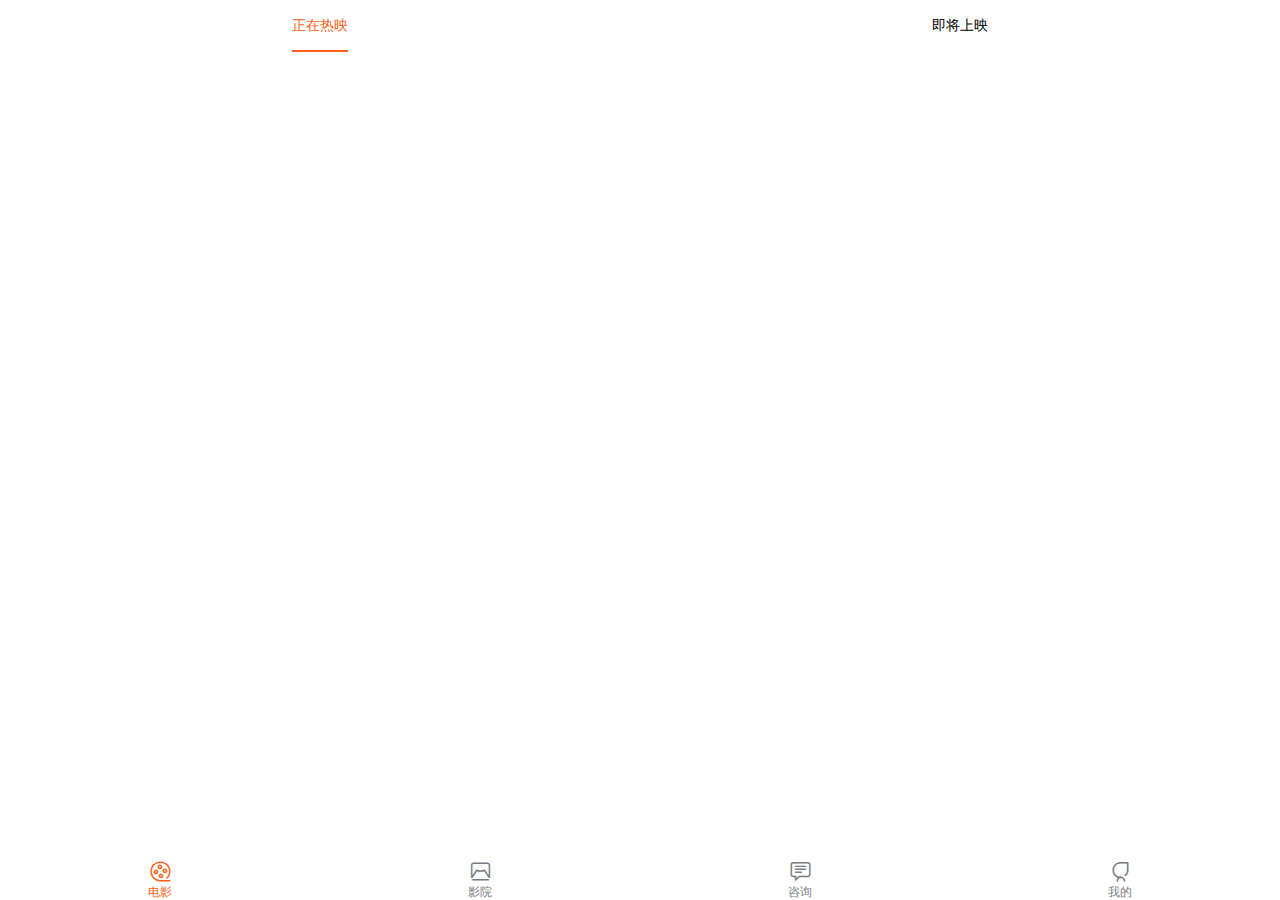
<file: index.html>
<!DOCTYPE html><html lang=""><head><meta charset="utf-8"><meta http-equiv="X-UA-Compatible" content="IE=edge"><meta name="viewport" content="width=device-width,initial-scale=1"><link rel="icon" href="favicon.ico"><title>myapp</title><style>body {
      margin: 0px;
      padding: 0px;
      /* font: 12px/1.5 Tahoma, Helvetica, Arial, sans-serif;
      font-family: Microsoft YaHei, Tahoma, Helvetica, Arial, sans-serif; */
    }

    body, button, input, select, table, textarea {
      border: 0;
      margin: 0;
      padding: 0;
      /* font: 12px/1.5 Tahoma, Helvetica, Arial, sans-serif;
      font-family: Microsoft YaHei,Tahoma,Helvetica,Arial,sans-serif; */
    }
    input{  background: none;
	             outline: none;
	             border: none;}</style><link href="js/app.6768bc86.js" rel="preload" as="script"><link href="js/chunk-vendors.63959cc6.js" rel="preload" as="script"></head><body><noscript><strong>We're sorry but myapp doesn't work properly without JavaScript enabled. Please enable it to continue.</strong></noscript><div id="app"></div><script src="js/chunk-vendors.63959cc6.js"></script><script src="js/app.6768bc86.js"></script></body></html>
</file>
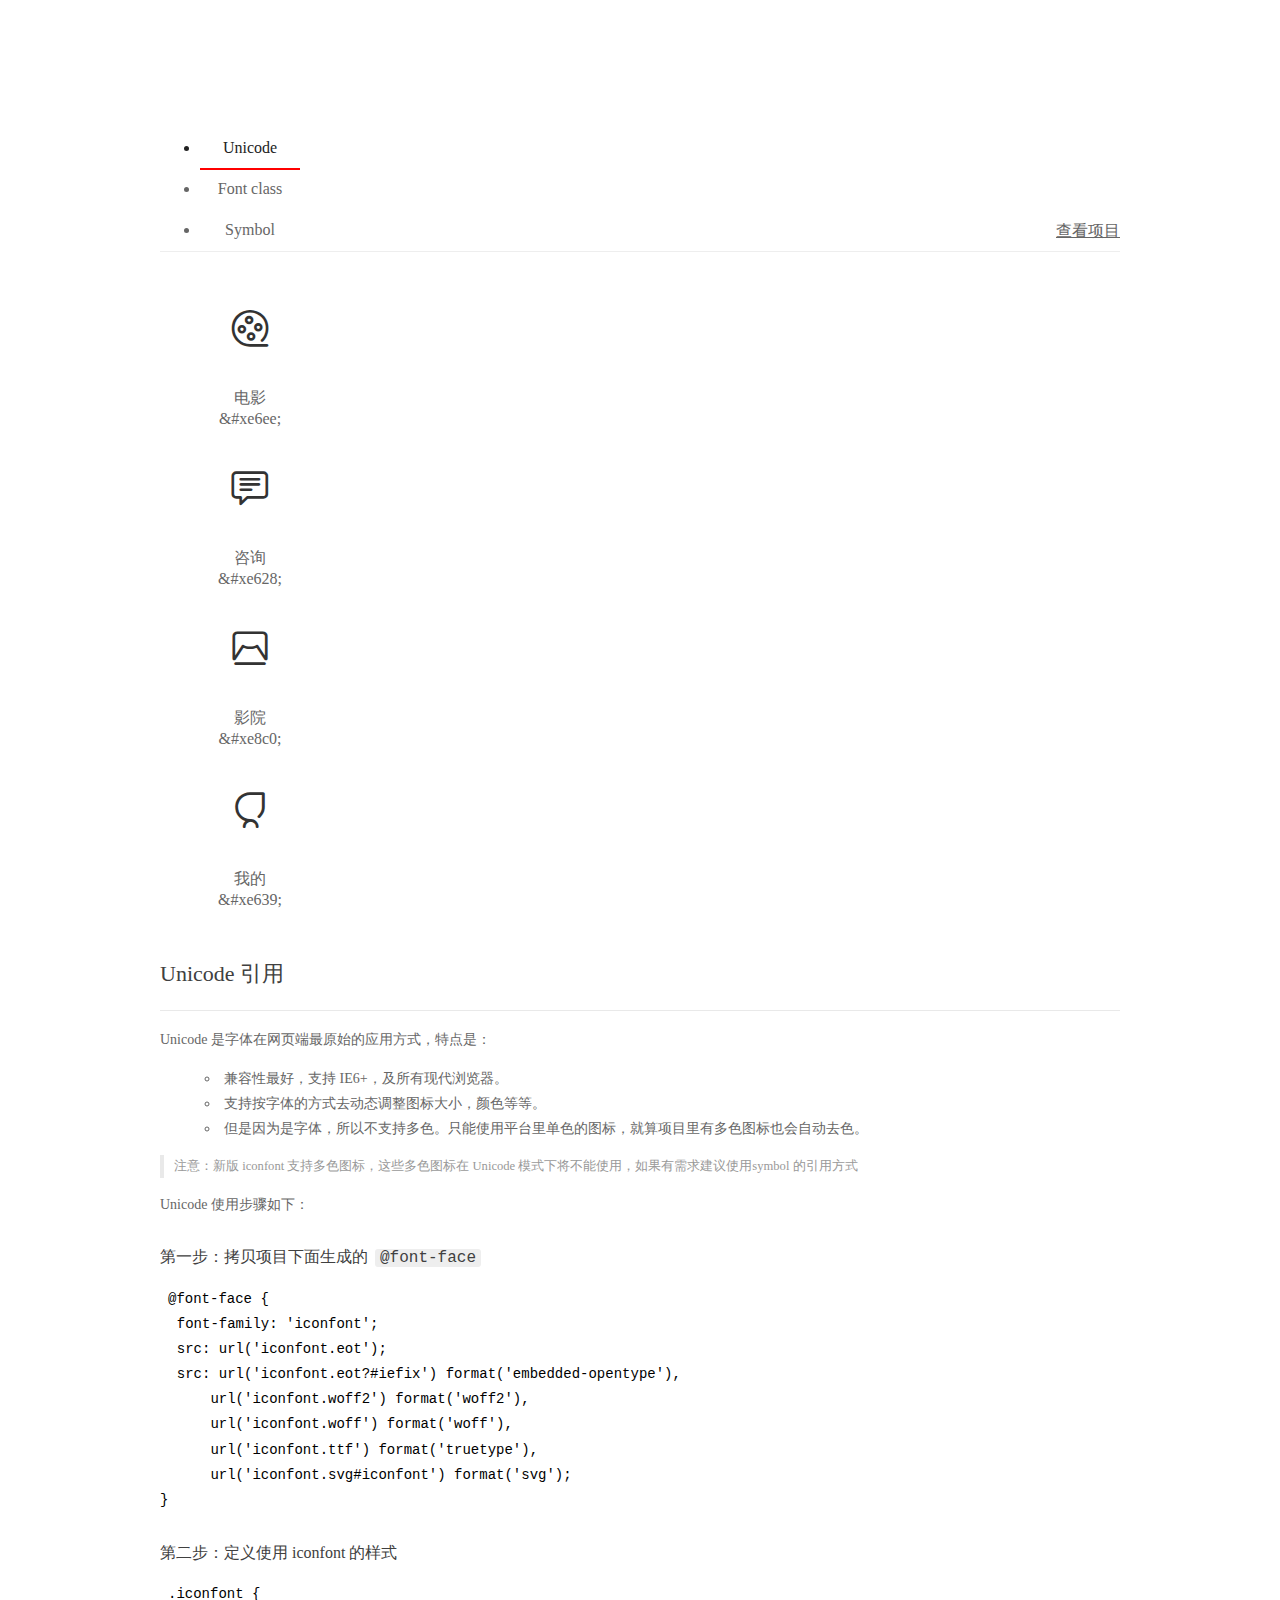
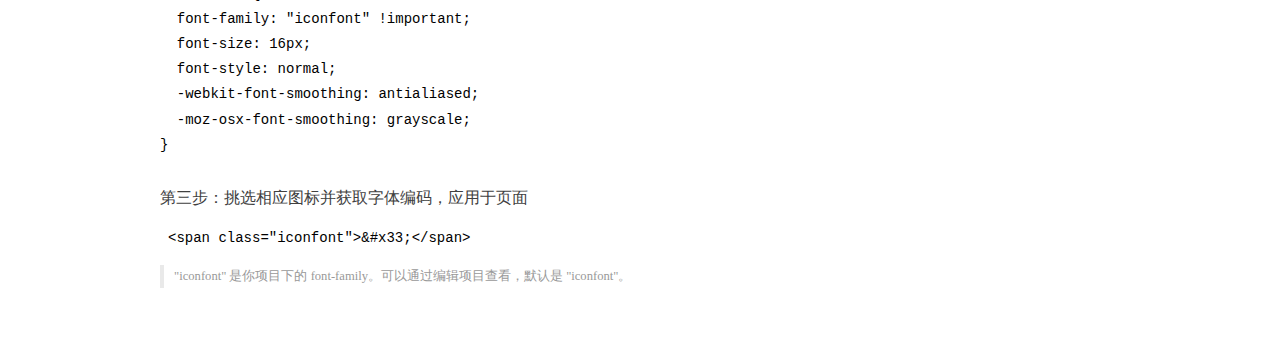
<file: iconfont/demo_index.html>
<!DOCTYPE html>
<html>
<head>
  <meta charset="utf-8"/>
  <title>IconFont Demo</title>
  <link rel="shortcut icon" href="//img.alicdn.com/imgextra/i2/O1CN01ZyAlrn1MwaMhqz36G_!!6000000001499-73-tps-64-64.ico" type="image/x-icon"/>
  <link rel="icon" type="image/svg+xml" href="//img.alicdn.com/imgextra/i4/O1CN01EYTRnJ297D6vehehJ_!!6000000008020-55-tps-64-64.svg"/>
  <link rel="stylesheet" href="https://g.alicdn.com/thx/cube/1.3.2/cube.min.css">
  <link rel="stylesheet" href="demo.css">
  <link rel="stylesheet" href="iconfont.css">
  <script src="iconfont.js"></script>
  <!-- jQuery -->
  <script src="https://a1.alicdn.com/oss/uploads/2018/12/26/7bfddb60-08e8-11e9-9b04-53e73bb6408b.js"></script>
  <!-- 代码高亮 -->
  <script src="https://a1.alicdn.com/oss/uploads/2018/12/26/a3f714d0-08e6-11e9-8a15-ebf944d7534c.js"></script>
</head>
<body>
  <div class="main">
    <h1 class="logo"><a href="https://www.iconfont.cn/" title="iconfont 首页" target="_blank">&#xe86b;</a></h1>
    <div class="nav-tabs">
      <ul id="tabs" class="dib-box">
        <li class="dib active"><span>Unicode</span></li>
        <li class="dib"><span>Font class</span></li>
        <li class="dib"><span>Symbol</span></li>
      </ul>
      
      <a href="https://www.iconfont.cn/manage/index?manage_type=myprojects&projectId=2427845" target="_blank" class="nav-more">查看项目</a>
      
    </div>
    <div class="tab-container">
      <div class="content unicode" style="display: block;">
          <ul class="icon_lists dib-box">
          
            <li class="dib">
              <span class="icon iconfont">&#xe6ee;</span>
                <div class="name">电影</div>
                <div class="code-name">&amp;#xe6ee;</div>
              </li>
          
            <li class="dib">
              <span class="icon iconfont">&#xe628;</span>
                <div class="name">咨询</div>
                <div class="code-name">&amp;#xe628;</div>
              </li>
          
            <li class="dib">
              <span class="icon iconfont">&#xe8c0;</span>
                <div class="name">影院</div>
                <div class="code-name">&amp;#xe8c0;</div>
              </li>
          
            <li class="dib">
              <span class="icon iconfont">&#xe639;</span>
                <div class="name">我的</div>
                <div class="code-name">&amp;#xe639;</div>
              </li>
          
          </ul>
          <div class="article markdown">
          <h2 id="unicode-">Unicode 引用</h2>
          <hr>

          <p>Unicode 是字体在网页端最原始的应用方式，特点是：</p>
          <ul>
            <li>兼容性最好，支持 IE6+，及所有现代浏览器。</li>
            <li>支持按字体的方式去动态调整图标大小，颜色等等。</li>
            <li>但是因为是字体，所以不支持多色。只能使用平台里单色的图标，就算项目里有多色图标也会自动去色。</li>
          </ul>
          <blockquote>
            <p>注意：新版 iconfont 支持多色图标，这些多色图标在 Unicode 模式下将不能使用，如果有需求建议使用symbol 的引用方式</p>
          </blockquote>
          <p>Unicode 使用步骤如下：</p>
          <h3 id="-font-face">第一步：拷贝项目下面生成的 <code>@font-face</code></h3>
<pre><code class="language-css"
>@font-face {
  font-family: 'iconfont';
  src: url('iconfont.eot');
  src: url('iconfont.eot?#iefix') format('embedded-opentype'),
      url('iconfont.woff2') format('woff2'),
      url('iconfont.woff') format('woff'),
      url('iconfont.ttf') format('truetype'),
      url('iconfont.svg#iconfont') format('svg');
}
</code></pre>
          <h3 id="-iconfont-">第二步：定义使用 iconfont 的样式</h3>
<pre><code class="language-css"
>.iconfont {
  font-family: "iconfont" !important;
  font-size: 16px;
  font-style: normal;
  -webkit-font-smoothing: antialiased;
  -moz-osx-font-smoothing: grayscale;
}
</code></pre>
          <h3 id="-">第三步：挑选相应图标并获取字体编码，应用于页面</h3>
<pre>
<code class="language-html"
>&lt;span class="iconfont"&gt;&amp;#x33;&lt;/span&gt;
</code></pre>
          <blockquote>
            <p>"iconfont" 是你项目下的 font-family。可以通过编辑项目查看，默认是 "iconfont"。</p>
          </blockquote>
          </div>
      </div>
      <div class="content font-class">
        <ul class="icon_lists dib-box">
          
          <li class="dib">
            <span class="icon iconfont icon-dianying"></span>
            <div class="name">
              电影
            </div>
            <div class="code-name">.icon-dianying
            </div>
          </li>
          
          <li class="dib">
            <span class="icon iconfont icon-zixun"></span>
            <div class="name">
              咨询
            </div>
            <div class="code-name">.icon-zixun
            </div>
          </li>
          
          <li class="dib">
            <span class="icon iconfont icon-yingyuan"></span>
            <div class="name">
              影院
            </div>
            <div class="code-name">.icon-yingyuan
            </div>
          </li>
          
          <li class="dib">
            <span class="icon iconfont icon-wode"></span>
            <div class="name">
              我的
            </div>
            <div class="code-name">.icon-wode
            </div>
          </li>
          
        </ul>
        <div class="article markdown">
        <h2 id="font-class-">font-class 引用</h2>
        <hr>

        <p>font-class 是 Unicode 使用方式的一种变种，主要是解决 Unicode 书写不直观，语意不明确的问题。</p>
        <p>与 Unicode 使用方式相比，具有如下特点：</p>
        <ul>
          <li>兼容性良好，支持 IE8+，及所有现代浏览器。</li>
          <li>相比于 Unicode 语意明确，书写更直观。可以很容易分辨这个 icon 是什么。</li>
          <li>因为使用 class 来定义图标，所以当要替换图标时，只需要修改 class 里面的 Unicode 引用。</li>
          <li>不过因为本质上还是使用的字体，所以多色图标还是不支持的。</li>
        </ul>
        <p>使用步骤如下：</p>
        <h3 id="-fontclass-">第一步：引入项目下面生成的 fontclass 代码：</h3>
<pre><code class="language-html">&lt;link rel="stylesheet" href="./iconfont.css"&gt;
</code></pre>
        <h3 id="-">第二步：挑选相应图标并获取类名，应用于页面：</h3>
<pre><code class="language-html">&lt;span class="iconfont icon-xxx"&gt;&lt;/span&gt;
</code></pre>
        <blockquote>
          <p>"
            iconfont" 是你项目下的 font-family。可以通过编辑项目查看，默认是 "iconfont"。</p>
        </blockquote>
      </div>
      </div>
      <div class="content symbol">
          <ul class="icon_lists dib-box">
          
            <li class="dib">
                <svg class="icon svg-icon" aria-hidden="true">
                  <use xlink:href="#icon-dianying"></use>
                </svg>
                <div class="name">电影</div>
                <div class="code-name">#icon-dianying</div>
            </li>
          
            <li class="dib">
                <svg class="icon svg-icon" aria-hidden="true">
                  <use xlink:href="#icon-zixun"></use>
                </svg>
                <div class="name">咨询</div>
                <div class="code-name">#icon-zixun</div>
            </li>
          
            <li class="dib">
                <svg class="icon svg-icon" aria-hidden="true">
                  <use xlink:href="#icon-yingyuan"></use>
                </svg>
                <div class="name">影院</div>
                <div class="code-name">#icon-yingyuan</div>
            </li>
          
            <li class="dib">
                <svg class="icon svg-icon" aria-hidden="true">
                  <use xlink:href="#icon-wode"></use>
                </svg>
                <div class="name">我的</div>
                <div class="code-name">#icon-wode</div>
            </li>
          
          </ul>
          <div class="article markdown">
          <h2 id="symbol-">Symbol 引用</h2>
          <hr>

          <p>这是一种全新的使用方式，应该说这才是未来的主流，也是平台目前推荐的用法。相关介绍可以参考这篇<a href="">文章</a>
            这种用法其实是做了一个 SVG 的集合，与另外两种相比具有如下特点：</p>
          <ul>
            <li>支持多色图标了，不再受单色限制。</li>
            <li>通过一些技巧，支持像字体那样，通过 <code>font-size</code>, <code>color</code> 来调整样式。</li>
            <li>兼容性较差，支持 IE9+，及现代浏览器。</li>
            <li>浏览器渲染 SVG 的性能一般，还不如 png。</li>
          </ul>
          <p>使用步骤如下：</p>
          <h3 id="-symbol-">第一步：引入项目下面生成的 symbol 代码：</h3>
<pre><code class="language-html">&lt;script src="./iconfont.js"&gt;&lt;/script&gt;
</code></pre>
          <h3 id="-css-">第二步：加入通用 CSS 代码（引入一次就行）：</h3>
<pre><code class="language-html">&lt;style&gt;
.icon {
  width: 1em;
  height: 1em;
  vertical-align: -0.15em;
  fill: currentColor;
  overflow: hidden;
}
&lt;/style&gt;
</code></pre>
          <h3 id="-">第三步：挑选相应图标并获取类名，应用于页面：</h3>
<pre><code class="language-html">&lt;svg class="icon" aria-hidden="true"&gt;
  &lt;use xlink:href="#icon-xxx"&gt;&lt;/use&gt;
&lt;/svg&gt;
</code></pre>
          </div>
      </div>

    </div>
  </div>
  <script>
  $(document).ready(function () {
      $('.tab-container .content:first').show()

      $('#tabs li').click(function (e) {
        var tabContent = $('.tab-container .content')
        var index = $(this).index()

        if ($(this).hasClass('active')) {
          return
        } else {
          $('#tabs li').removeClass('active')
          $(this).addClass('active')

          tabContent.hide().eq(index).fadeIn()
        }
      })
    })
  </script>
</body>
</html>
</file>
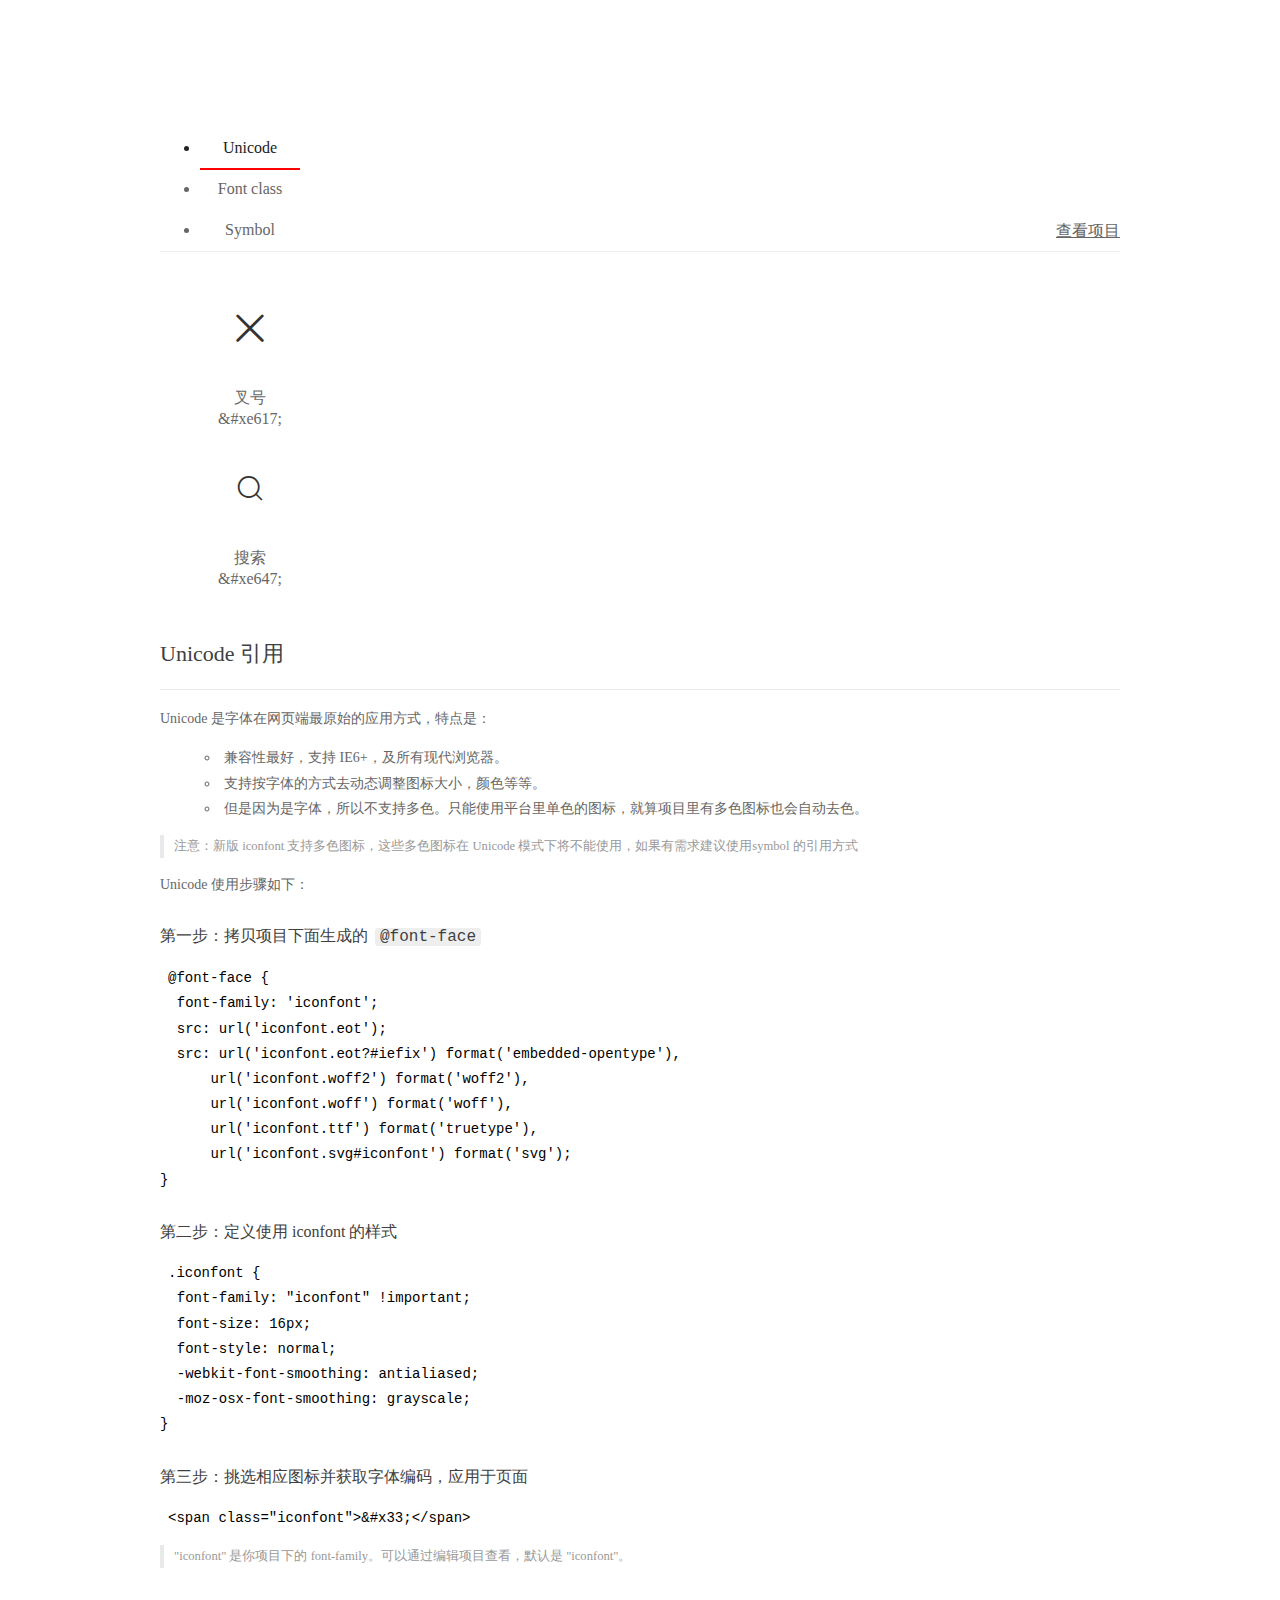
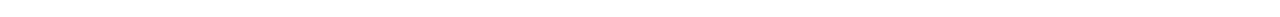
<file: incofont02/demo_index.html>
<!DOCTYPE html>
<html>
<head>
  <meta charset="utf-8"/>
  <title>IconFont Demo</title>
  <link rel="shortcut icon" href="//img.alicdn.com/imgextra/i2/O1CN01ZyAlrn1MwaMhqz36G_!!6000000001499-73-tps-64-64.ico" type="image/x-icon"/>
  <link rel="icon" type="image/svg+xml" href="//img.alicdn.com/imgextra/i4/O1CN01EYTRnJ297D6vehehJ_!!6000000008020-55-tps-64-64.svg"/>
  <link rel="stylesheet" href="https://g.alicdn.com/thx/cube/1.3.2/cube.min.css">
  <link rel="stylesheet" href="demo.css">
  <link rel="stylesheet" href="iconfont.css">
  <script src="iconfont.js"></script>
  <!-- jQuery -->
  <script src="https://a1.alicdn.com/oss/uploads/2018/12/26/7bfddb60-08e8-11e9-9b04-53e73bb6408b.js"></script>
  <!-- 代码高亮 -->
  <script src="https://a1.alicdn.com/oss/uploads/2018/12/26/a3f714d0-08e6-11e9-8a15-ebf944d7534c.js"></script>
</head>
<body>
  <div class="main">
    <h1 class="logo"><a href="https://www.iconfont.cn/" title="iconfont 首页" target="_blank">&#xe86b;</a></h1>
    <div class="nav-tabs">
      <ul id="tabs" class="dib-box">
        <li class="dib active"><span>Unicode</span></li>
        <li class="dib"><span>Font class</span></li>
        <li class="dib"><span>Symbol</span></li>
      </ul>
      
      <a href="https://www.iconfont.cn/manage/index?manage_type=myprojects&projectId=2512708" target="_blank" class="nav-more">查看项目</a>
      
    </div>
    <div class="tab-container">
      <div class="content unicode" style="display: block;">
          <ul class="icon_lists dib-box">
          
            <li class="dib">
              <span class="icon iconfont">&#xe617;</span>
                <div class="name">叉号</div>
                <div class="code-name">&amp;#xe617;</div>
              </li>
          
            <li class="dib">
              <span class="icon iconfont">&#xe647;</span>
                <div class="name">搜索</div>
                <div class="code-name">&amp;#xe647;</div>
              </li>
          
          </ul>
          <div class="article markdown">
          <h2 id="unicode-">Unicode 引用</h2>
          <hr>

          <p>Unicode 是字体在网页端最原始的应用方式，特点是：</p>
          <ul>
            <li>兼容性最好，支持 IE6+，及所有现代浏览器。</li>
            <li>支持按字体的方式去动态调整图标大小，颜色等等。</li>
            <li>但是因为是字体，所以不支持多色。只能使用平台里单色的图标，就算项目里有多色图标也会自动去色。</li>
          </ul>
          <blockquote>
            <p>注意：新版 iconfont 支持多色图标，这些多色图标在 Unicode 模式下将不能使用，如果有需求建议使用symbol 的引用方式</p>
          </blockquote>
          <p>Unicode 使用步骤如下：</p>
          <h3 id="-font-face">第一步：拷贝项目下面生成的 <code>@font-face</code></h3>
<pre><code class="language-css"
>@font-face {
  font-family: 'iconfont';
  src: url('iconfont.eot');
  src: url('iconfont.eot?#iefix') format('embedded-opentype'),
      url('iconfont.woff2') format('woff2'),
      url('iconfont.woff') format('woff'),
      url('iconfont.ttf') format('truetype'),
      url('iconfont.svg#iconfont') format('svg');
}
</code></pre>
          <h3 id="-iconfont-">第二步：定义使用 iconfont 的样式</h3>
<pre><code class="language-css"
>.iconfont {
  font-family: "iconfont" !important;
  font-size: 16px;
  font-style: normal;
  -webkit-font-smoothing: antialiased;
  -moz-osx-font-smoothing: grayscale;
}
</code></pre>
          <h3 id="-">第三步：挑选相应图标并获取字体编码，应用于页面</h3>
<pre>
<code class="language-html"
>&lt;span class="iconfont"&gt;&amp;#x33;&lt;/span&gt;
</code></pre>
          <blockquote>
            <p>"iconfont" 是你项目下的 font-family。可以通过编辑项目查看，默认是 "iconfont"。</p>
          </blockquote>
          </div>
      </div>
      <div class="content font-class">
        <ul class="icon_lists dib-box">
          
          <li class="dib">
            <span class="icon iconfont icon-chahao"></span>
            <div class="name">
              叉号
            </div>
            <div class="code-name">.icon-chahao
            </div>
          </li>
          
          <li class="dib">
            <span class="icon iconfont icon-sousuo"></span>
            <div class="name">
              搜索
            </div>
            <div class="code-name">.icon-sousuo
            </div>
          </li>
          
        </ul>
        <div class="article markdown">
        <h2 id="font-class-">font-class 引用</h2>
        <hr>

        <p>font-class 是 Unicode 使用方式的一种变种，主要是解决 Unicode 书写不直观，语意不明确的问题。</p>
        <p>与 Unicode 使用方式相比，具有如下特点：</p>
        <ul>
          <li>兼容性良好，支持 IE8+，及所有现代浏览器。</li>
          <li>相比于 Unicode 语意明确，书写更直观。可以很容易分辨这个 icon 是什么。</li>
          <li>因为使用 class 来定义图标，所以当要替换图标时，只需要修改 class 里面的 Unicode 引用。</li>
          <li>不过因为本质上还是使用的字体，所以多色图标还是不支持的。</li>
        </ul>
        <p>使用步骤如下：</p>
        <h3 id="-fontclass-">第一步：引入项目下面生成的 fontclass 代码：</h3>
<pre><code class="language-html">&lt;link rel="stylesheet" href="./iconfont.css"&gt;
</code></pre>
        <h3 id="-">第二步：挑选相应图标并获取类名，应用于页面：</h3>
<pre><code class="language-html">&lt;span class="iconfont icon-xxx"&gt;&lt;/span&gt;
</code></pre>
        <blockquote>
          <p>"
            iconfont" 是你项目下的 font-family。可以通过编辑项目查看，默认是 "iconfont"。</p>
        </blockquote>
      </div>
      </div>
      <div class="content symbol">
          <ul class="icon_lists dib-box">
          
            <li class="dib">
                <svg class="icon svg-icon" aria-hidden="true">
                  <use xlink:href="#icon-chahao"></use>
                </svg>
                <div class="name">叉号</div>
                <div class="code-name">#icon-chahao</div>
            </li>
          
            <li class="dib">
                <svg class="icon svg-icon" aria-hidden="true">
                  <use xlink:href="#icon-sousuo"></use>
                </svg>
                <div class="name">搜索</div>
                <div class="code-name">#icon-sousuo</div>
            </li>
          
          </ul>
          <div class="article markdown">
          <h2 id="symbol-">Symbol 引用</h2>
          <hr>

          <p>这是一种全新的使用方式，应该说这才是未来的主流，也是平台目前推荐的用法。相关介绍可以参考这篇<a href="">文章</a>
            这种用法其实是做了一个 SVG 的集合，与另外两种相比具有如下特点：</p>
          <ul>
            <li>支持多色图标了，不再受单色限制。</li>
            <li>通过一些技巧，支持像字体那样，通过 <code>font-size</code>, <code>color</code> 来调整样式。</li>
            <li>兼容性较差，支持 IE9+，及现代浏览器。</li>
            <li>浏览器渲染 SVG 的性能一般，还不如 png。</li>
          </ul>
          <p>使用步骤如下：</p>
          <h3 id="-symbol-">第一步：引入项目下面生成的 symbol 代码：</h3>
<pre><code class="language-html">&lt;script src="./iconfont.js"&gt;&lt;/script&gt;
</code></pre>
          <h3 id="-css-">第二步：加入通用 CSS 代码（引入一次就行）：</h3>
<pre><code class="language-html">&lt;style&gt;
.icon {
  width: 1em;
  height: 1em;
  vertical-align: -0.15em;
  fill: currentColor;
  overflow: hidden;
}
&lt;/style&gt;
</code></pre>
          <h3 id="-">第三步：挑选相应图标并获取类名，应用于页面：</h3>
<pre><code class="language-html">&lt;svg class="icon" aria-hidden="true"&gt;
  &lt;use xlink:href="#icon-xxx"&gt;&lt;/use&gt;
&lt;/svg&gt;
</code></pre>
          </div>
      </div>

    </div>
  </div>
  <script>
  $(document).ready(function () {
      $('.tab-container .content:first').show()

      $('#tabs li').click(function (e) {
        var tabContent = $('.tab-container .content')
        var index = $(this).index()

        if ($(this).hasClass('active')) {
          return
        } else {
          $('#tabs li').removeClass('active')
          $(this).addClass('active')

          tabContent.hide().eq(index).fadeIn()
        }
      })
    })
  </script>
</body>
</html>
</file>
<file: iconfont/demo.css>
/* Logo 字体 */
@font-face {
  font-family: "iconfont logo";
  src: url('https://at.alicdn.com/t/font_985780_km7mi63cihi.eot?t=1545807318834');
  src: url('https://at.alicdn.com/t/font_985780_km7mi63cihi.eot?t=1545807318834#iefix') format('embedded-opentype'),
    url('https://at.alicdn.com/t/font_985780_km7mi63cihi.woff?t=1545807318834') format('woff'),
    url('https://at.alicdn.com/t/font_985780_km7mi63cihi.ttf?t=1545807318834') format('truetype'),
    url('https://at.alicdn.com/t/font_985780_km7mi63cihi.svg?t=1545807318834#iconfont') format('svg');
}

.logo {
  font-family: "iconfont logo";
  font-size: 160px;
  font-style: normal;
  -webkit-font-smoothing: antialiased;
  -moz-osx-font-smoothing: grayscale;
}

/* tabs */
.nav-tabs {
  position: relative;
}

.nav-tabs .nav-more {
  position: absolute;
  right: 0;
  bottom: 0;
  height: 42px;
  line-height: 42px;
  color: #666;
}

#tabs {
  border-bottom: 1px solid #eee;
}

#tabs li {
  cursor: pointer;
  width: 100px;
  height: 40px;
  line-height: 40px;
  text-align: center;
  font-size: 16px;
  border-bottom: 2px solid transparent;
  position: relative;
  z-index: 1;
  margin-bottom: -1px;
  color: #666;
}


#tabs .active {
  border-bottom-color: #f00;
  color: #222;
}

.tab-container .content {
  display: none;
}

/* 页面布局 */
.main {
  padding: 30px 100px;
  width: 960px;
  margin: 0 auto;
}

.main .logo {
  color: #333;
  text-align: left;
  margin-bottom: 30px;
  line-height: 1;
  height: 110px;
  margin-top: -50px;
  overflow: hidden;
  *zoom: 1;
}

.main .logo a {
  font-size: 160px;
  color: #333;
}

.helps {
  margin-top: 40px;
}

.helps pre {
  padding: 20px;
  margin: 10px 0;
  border: solid 1px #e7e1cd;
  background-color: #fffdef;
  overflow: auto;
}

.icon_lists {
  width: 100% !important;
  overflow: hidden;
  *zoom: 1;
}

.icon_lists li {
  width: 100px;
  margin-bottom: 10px;
  margin-right: 20px;
  text-align: center;
  list-style: none !important;
  cursor: default;
}

.icon_lists li .code-name {
  line-height: 1.2;
}

.icon_lists .icon {
  display: block;
  height: 100px;
  line-height: 100px;
  font-size: 42px;
  margin: 10px auto;
  color: #333;
  -webkit-transition: font-size 0.25s linear, width 0.25s linear;
  -moz-transition: font-size 0.25s linear, width 0.25s linear;
  transition: font-size 0.25s linear, width 0.25s linear;
}

.icon_lists .icon:hover {
  font-size: 100px;
}

.icon_lists .svg-icon {
  /* 通过设置 font-size 来改变图标大小 */
  width: 1em;
  /* 图标和文字相邻时，垂直对齐 */
  vertical-align: -0.15em;
  /* 通过设置 color 来改变 SVG 的颜色/fill */
  fill: currentColor;
  /* path 和 stroke 溢出 viewBox 部分在 IE 下会显示
      normalize.css 中也包含这行 */
  overflow: hidden;
}

.icon_lists li .name,
.icon_lists li .code-name {
  color: #666;
}

/* markdown 样式 */
.markdown {
  color: #666;
  font-size: 14px;
  line-height: 1.8;
}

.highlight {
  line-height: 1.5;
}

.markdown img {
  vertical-align: middle;
  max-width: 100%;
}

.markdown h1 {
  color: #404040;
  font-weight: 500;
  line-height: 40px;
  margin-bottom: 24px;
}

.markdown h2,
.markdown h3,
.markdown h4,
.markdown h5,
.markdown h6 {
  color: #404040;
  margin: 1.6em 0 0.6em 0;
  font-weight: 500;
  clear: both;
}

.markdown h1 {
  font-size: 28px;
}

.markdown h2 {
  font-size: 22px;
}

.markdown h3 {
  font-size: 16px;
}

.markdown h4 {
  font-size: 14px;
}

.markdown h5 {
  font-size: 12px;
}

.markdown h6 {
  font-size: 12px;
}

.markdown hr {
  height: 1px;
  border: 0;
  background: #e9e9e9;
  margin: 16px 0;
  clear: both;
}

.markdown p {
  margin: 1em 0;
}

.markdown>p,
.markdown>blockquote,
.markdown>.highlight,
.markdown>ol,
.markdown>ul {
  width: 80%;
}

.markdown ul>li {
  list-style: circle;
}

.markdown>ul li,
.markdown blockquote ul>li {
  margin-left: 20px;
  padding-left: 4px;
}

.markdown>ul li p,
.markdown>ol li p {
  margin: 0.6em 0;
}

.markdown ol>li {
  list-style: decimal;
}

.markdown>ol li,
.markdown blockquote ol>li {
  margin-left: 20px;
  padding-left: 4px;
}

.markdown code {
  margin: 0 3px;
  padding: 0 5px;
  background: #eee;
  border-radius: 3px;
}

.markdown strong,
.markdown b {
  font-weight: 600;
}

.markdown>table {
  border-collapse: collapse;
  border-spacing: 0px;
  empty-cells: show;
  border: 1px solid #e9e9e9;
  width: 95%;
  margin-bottom: 24px;
}

.markdown>table th {
  white-space: nowrap;
  color: #333;
  font-weight: 600;
}

.markdown>table th,
.markdown>table td {
  border: 1px solid #e9e9e9;
  padding: 8px 16px;
  text-align: left;
}

.markdown>table th {
  background: #F7F7F7;
}

.markdown blockquote {
  font-size: 90%;
  color: #999;
  border-left: 4px solid #e9e9e9;
  padding-left: 0.8em;
  margin: 1em 0;
}

.markdown blockquote p {
  margin: 0;
}

.markdown .anchor {
  opacity: 0;
  transition: opacity 0.3s ease;
  margin-left: 8px;
}

.markdown .waiting {
  color: #ccc;
}

.markdown h1:hover .anchor,
.markdown h2:hover .anchor,
.markdown h3:hover .anchor,
.markdown h4:hover .anchor,
.markdown h5:hover .anchor,
.markdown h6:hover .anchor {
  opacity: 1;
  display: inline-block;
}

.markdown>br,
.markdown>p>br {
  clear: both;
}


.hljs {
  display: block;
  background: white;
  padding: 0.5em;
  color: #333333;
  overflow-x: auto;
}

.hljs-comment,
.hljs-meta {
  color: #969896;
}

.hljs-string,
.hljs-variable,
.hljs-template-variable,
.hljs-strong,
.hljs-emphasis,
.hljs-quote {
  color: #df5000;
}

.hljs-keyword,
.hljs-selector-tag,
.hljs-type {
  color: #a71d5d;
}

.hljs-literal,
.hljs-symbol,
.hljs-bullet,
.hljs-attribute {
  color: #0086b3;
}

.hljs-section,
.hljs-name {
  color: #63a35c;
}

.hljs-tag {
  color: #333333;
}

.hljs-title,
.hljs-attr,
.hljs-selector-id,
.hljs-selector-class,
.hljs-selector-attr,
.hljs-selector-pseudo {
  color: #795da3;
}

.hljs-addition {
  color: #55a532;
  background-color: #eaffea;
}

.hljs-deletion {
  color: #bd2c00;
  background-color: #ffecec;
}

.hljs-link {
  text-decoration: underline;
}

/* 代码高亮 */
/* PrismJS 1.15.0
https://prismjs.com/download.html#themes=prism&languages=markup+css+clike+javascript */
/**
 * prism.js default theme for JavaScript, CSS and HTML
 * Based on dabblet (http://dabblet.com)
 * @author Lea Verou
 */
code[class*="language-"],
pre[class*="language-"] {
  color: black;
  background: none;
  text-shadow: 0 1px white;
  font-family: Consolas, Monaco, 'Andale Mono', 'Ubuntu Mono', monospace;
  text-align: left;
  white-space: pre;
  word-spacing: normal;
  word-break: normal;
  word-wrap: normal;
  line-height: 1.5;

  -moz-tab-size: 4;
  -o-tab-size: 4;
  tab-size: 4;

  -webkit-hyphens: none;
  -moz-hyphens: none;
  -ms-hyphens: none;
  hyphens: none;
}

pre[class*="language-"]::-moz-selection,
pre[class*="language-"] ::-moz-selection,
code[class*="language-"]::-moz-selection,
code[class*="language-"] ::-moz-selection {
  text-shadow: none;
  background: #b3d4fc;
}

pre[class*="language-"]::selection,
pre[class*="language-"] ::selection,
code[class*="language-"]::selection,
code[class*="language-"] ::selection {
  text-shadow: none;
  background: #b3d4fc;
}

@media print {

  code[class*="language-"],
  pre[class*="language-"] {
    text-shadow: none;
  }
}

/* Code blocks */
pre[class*="language-"] {
  padding: 1em;
  margin: .5em 0;
  overflow: auto;
}

:not(pre)>code[class*="language-"],
pre[class*="language-"] {
  background: #f5f2f0;
}

/* Inline code */
:not(pre)>code[class*="language-"] {
  padding: .1em;
  border-radius: .3em;
  white-space: normal;
}

.token.comment,
.token.prolog,
.token.doctype,
.token.cdata {
  color: slategray;
}

.token.punctuation {
  color: #999;
}

.namespace {
  opacity: .7;
}

.token.property,
.token.tag,
.token.boolean,
.token.number,
.token.constant,
.token.symbol,
.token.deleted {
  color: #905;
}

.token.selector,
.token.attr-name,
.token.string,
.token.char,
.token.builtin,
.token.inserted {
  color: #690;
}

.token.operator,
.token.entity,
.token.url,
.language-css .token.string,
.style .token.string {
  color: #9a6e3a;
  background: hsla(0, 0%, 100%, .5);
}

.token.atrule,
.token.attr-value,
.token.keyword {
  color: #07a;
}

.token.function,
.token.class-name {
  color: #DD4A68;
}

.token.regex,
.token.important,
.token.variable {
  color: #e90;
}

.token.important,
.token.bold {
  font-weight: bold;
}

.token.italic {
  font-style: italic;
}

.token.entity {
  cursor: help;
}
</file>
<file: iconfont/iconfont.css>
@font-face {font-family: "iconfont";
  src: url('iconfont.eot?t=1616029661887'); /* IE9 */
  src: url('iconfont.eot?t=1616029661887#iefix') format('embedded-opentype'), /* IE6-IE8 */
  url('[data-uri]') format('woff2'),
  url('iconfont.woff?t=1616029661887') format('woff'),
  url('iconfont.ttf?t=1616029661887') format('truetype'), /* chrome, firefox, opera, Safari, Android, iOS 4.2+ */
  url('iconfont.svg?t=1616029661887#iconfont') format('svg'); /* iOS 4.1- */
}

.iconfont {
  font-family: "iconfont" !important;
  font-size: 16px;
  font-style: normal;
  -webkit-font-smoothing: antialiased;
  -moz-osx-font-smoothing: grayscale;
}

.icon-dianying:before {
  content: "\e6ee";
}

.icon-zixun:before {
  content: "\e628";
}

.icon-yingyuan:before {
  content: "\e8c0";
}

.icon-wode:before {
  content: "\e639";
}
</file>
<file: incofont02/demo.css>
/* Logo 字体 */
@font-face {
  font-family: "iconfont logo";
  src: url('https://at.alicdn.com/t/font_985780_km7mi63cihi.eot?t=1545807318834');
  src: url('https://at.alicdn.com/t/font_985780_km7mi63cihi.eot?t=1545807318834#iefix') format('embedded-opentype'),
    url('https://at.alicdn.com/t/font_985780_km7mi63cihi.woff?t=1545807318834') format('woff'),
    url('https://at.alicdn.com/t/font_985780_km7mi63cihi.ttf?t=1545807318834') format('truetype'),
    url('https://at.alicdn.com/t/font_985780_km7mi63cihi.svg?t=1545807318834#iconfont') format('svg');
}

.logo {
  font-family: "iconfont logo";
  font-size: 160px;
  font-style: normal;
  -webkit-font-smoothing: antialiased;
  -moz-osx-font-smoothing: grayscale;
}

/* tabs */
.nav-tabs {
  position: relative;
}

.nav-tabs .nav-more {
  position: absolute;
  right: 0;
  bottom: 0;
  height: 42px;
  line-height: 42px;
  color: #666;
}

#tabs {
  border-bottom: 1px solid #eee;
}

#tabs li {
  cursor: pointer;
  width: 100px;
  height: 40px;
  line-height: 40px;
  text-align: center;
  font-size: 16px;
  border-bottom: 2px solid transparent;
  position: relative;
  z-index: 1;
  margin-bottom: -1px;
  color: #666;
}


#tabs .active {
  border-bottom-color: #f00;
  color: #222;
}

.tab-container .content {
  display: none;
}

/* 页面布局 */
.main {
  padding: 30px 100px;
  width: 960px;
  margin: 0 auto;
}

.main .logo {
  color: #333;
  text-align: left;
  margin-bottom: 30px;
  line-height: 1;
  height: 110px;
  margin-top: -50px;
  overflow: hidden;
  *zoom: 1;
}

.main .logo a {
  font-size: 160px;
  color: #333;
}

.helps {
  margin-top: 40px;
}

.helps pre {
  padding: 20px;
  margin: 10px 0;
  border: solid 1px #e7e1cd;
  background-color: #fffdef;
  overflow: auto;
}

.icon_lists {
  width: 100% !important;
  overflow: hidden;
  *zoom: 1;
}

.icon_lists li {
  width: 100px;
  margin-bottom: 10px;
  margin-right: 20px;
  text-align: center;
  list-style: none !important;
  cursor: default;
}

.icon_lists li .code-name {
  line-height: 1.2;
}

.icon_lists .icon {
  display: block;
  height: 100px;
  line-height: 100px;
  font-size: 42px;
  margin: 10px auto;
  color: #333;
  -webkit-transition: font-size 0.25s linear, width 0.25s linear;
  -moz-transition: font-size 0.25s linear, width 0.25s linear;
  transition: font-size 0.25s linear, width 0.25s linear;
}

.icon_lists .icon:hover {
  font-size: 100px;
}

.icon_lists .svg-icon {
  /* 通过设置 font-size 来改变图标大小 */
  width: 1em;
  /* 图标和文字相邻时，垂直对齐 */
  vertical-align: -0.15em;
  /* 通过设置 color 来改变 SVG 的颜色/fill */
  fill: currentColor;
  /* path 和 stroke 溢出 viewBox 部分在 IE 下会显示
      normalize.css 中也包含这行 */
  overflow: hidden;
}

.icon_lists li .name,
.icon_lists li .code-name {
  color: #666;
}

/* markdown 样式 */
.markdown {
  color: #666;
  font-size: 14px;
  line-height: 1.8;
}

.highlight {
  line-height: 1.5;
}

.markdown img {
  vertical-align: middle;
  max-width: 100%;
}

.markdown h1 {
  color: #404040;
  font-weight: 500;
  line-height: 40px;
  margin-bottom: 24px;
}

.markdown h2,
.markdown h3,
.markdown h4,
.markdown h5,
.markdown h6 {
  color: #404040;
  margin: 1.6em 0 0.6em 0;
  font-weight: 500;
  clear: both;
}

.markdown h1 {
  font-size: 28px;
}

.markdown h2 {
  font-size: 22px;
}

.markdown h3 {
  font-size: 16px;
}

.markdown h4 {
  font-size: 14px;
}

.markdown h5 {
  font-size: 12px;
}

.markdown h6 {
  font-size: 12px;
}

.markdown hr {
  height: 1px;
  border: 0;
  background: #e9e9e9;
  margin: 16px 0;
  clear: both;
}

.markdown p {
  margin: 1em 0;
}

.markdown>p,
.markdown>blockquote,
.markdown>.highlight,
.markdown>ol,
.markdown>ul {
  width: 80%;
}

.markdown ul>li {
  list-style: circle;
}

.markdown>ul li,
.markdown blockquote ul>li {
  margin-left: 20px;
  padding-left: 4px;
}

.markdown>ul li p,
.markdown>ol li p {
  margin: 0.6em 0;
}

.markdown ol>li {
  list-style: decimal;
}

.markdown>ol li,
.markdown blockquote ol>li {
  margin-left: 20px;
  padding-left: 4px;
}

.markdown code {
  margin: 0 3px;
  padding: 0 5px;
  background: #eee;
  border-radius: 3px;
}

.markdown strong,
.markdown b {
  font-weight: 600;
}

.markdown>table {
  border-collapse: collapse;
  border-spacing: 0px;
  empty-cells: show;
  border: 1px solid #e9e9e9;
  width: 95%;
  margin-bottom: 24px;
}

.markdown>table th {
  white-space: nowrap;
  color: #333;
  font-weight: 600;
}

.markdown>table th,
.markdown>table td {
  border: 1px solid #e9e9e9;
  padding: 8px 16px;
  text-align: left;
}

.markdown>table th {
  background: #F7F7F7;
}

.markdown blockquote {
  font-size: 90%;
  color: #999;
  border-left: 4px solid #e9e9e9;
  padding-left: 0.8em;
  margin: 1em 0;
}

.markdown blockquote p {
  margin: 0;
}

.markdown .anchor {
  opacity: 0;
  transition: opacity 0.3s ease;
  margin-left: 8px;
}

.markdown .waiting {
  color: #ccc;
}

.markdown h1:hover .anchor,
.markdown h2:hover .anchor,
.markdown h3:hover .anchor,
.markdown h4:hover .anchor,
.markdown h5:hover .anchor,
.markdown h6:hover .anchor {
  opacity: 1;
  display: inline-block;
}

.markdown>br,
.markdown>p>br {
  clear: both;
}


.hljs {
  display: block;
  background: white;
  padding: 0.5em;
  color: #333333;
  overflow-x: auto;
}

.hljs-comment,
.hljs-meta {
  color: #969896;
}

.hljs-string,
.hljs-variable,
.hljs-template-variable,
.hljs-strong,
.hljs-emphasis,
.hljs-quote {
  color: #df5000;
}

.hljs-keyword,
.hljs-selector-tag,
.hljs-type {
  color: #a71d5d;
}

.hljs-literal,
.hljs-symbol,
.hljs-bullet,
.hljs-attribute {
  color: #0086b3;
}

.hljs-section,
.hljs-name {
  color: #63a35c;
}

.hljs-tag {
  color: #333333;
}

.hljs-title,
.hljs-attr,
.hljs-selector-id,
.hljs-selector-class,
.hljs-selector-attr,
.hljs-selector-pseudo {
  color: #795da3;
}

.hljs-addition {
  color: #55a532;
  background-color: #eaffea;
}

.hljs-deletion {
  color: #bd2c00;
  background-color: #ffecec;
}

.hljs-link {
  text-decoration: underline;
}

/* 代码高亮 */
/* PrismJS 1.15.0
https://prismjs.com/download.html#themes=prism&languages=markup+css+clike+javascript */
/**
 * prism.js default theme for JavaScript, CSS and HTML
 * Based on dabblet (http://dabblet.com)
 * @author Lea Verou
 */
code[class*="language-"],
pre[class*="language-"] {
  color: black;
  background: none;
  text-shadow: 0 1px white;
  font-family: Consolas, Monaco, 'Andale Mono', 'Ubuntu Mono', monospace;
  text-align: left;
  white-space: pre;
  word-spacing: normal;
  word-break: normal;
  word-wrap: normal;
  line-height: 1.5;

  -moz-tab-size: 4;
  -o-tab-size: 4;
  tab-size: 4;

  -webkit-hyphens: none;
  -moz-hyphens: none;
  -ms-hyphens: none;
  hyphens: none;
}

pre[class*="language-"]::-moz-selection,
pre[class*="language-"] ::-moz-selection,
code[class*="language-"]::-moz-selection,
code[class*="language-"] ::-moz-selection {
  text-shadow: none;
  background: #b3d4fc;
}

pre[class*="language-"]::selection,
pre[class*="language-"] ::selection,
code[class*="language-"]::selection,
code[class*="language-"] ::selection {
  text-shadow: none;
  background: #b3d4fc;
}

@media print {

  code[class*="language-"],
  pre[class*="language-"] {
    text-shadow: none;
  }
}

/* Code blocks */
pre[class*="language-"] {
  padding: 1em;
  margin: .5em 0;
  overflow: auto;
}

:not(pre)>code[class*="language-"],
pre[class*="language-"] {
  background: #f5f2f0;
}

/* Inline code */
:not(pre)>code[class*="language-"] {
  padding: .1em;
  border-radius: .3em;
  white-space: normal;
}

.token.comment,
.token.prolog,
.token.doctype,
.token.cdata {
  color: slategray;
}

.token.punctuation {
  color: #999;
}

.namespace {
  opacity: .7;
}

.token.property,
.token.tag,
.token.boolean,
.token.number,
.token.constant,
.token.symbol,
.token.deleted {
  color: #905;
}

.token.selector,
.token.attr-name,
.token.string,
.token.char,
.token.builtin,
.token.inserted {
  color: #690;
}

.token.operator,
.token.entity,
.token.url,
.language-css .token.string,
.style .token.string {
  color: #9a6e3a;
  background: hsla(0, 0%, 100%, .5);
}

.token.atrule,
.token.attr-value,
.token.keyword {
  color: #07a;
}

.token.function,
.token.class-name {
  color: #DD4A68;
}

.token.regex,
.token.important,
.token.variable {
  color: #e90;
}

.token.important,
.token.bold {
  font-weight: bold;
}

.token.italic {
  font-style: italic;
}

.token.entity {
  cursor: help;
}
</file>
<file: incofont02/iconfont.css>
@font-face {font-family: "iconfont";
  src: url('iconfont.eot?t=1619416739922'); /* IE9 */
  src: url('iconfont.eot?t=1619416739922#iefix') format('embedded-opentype'), /* IE6-IE8 */
  url('[data-uri]') format('woff2'),
  url('iconfont.woff?t=1619416739922') format('woff'),
  url('iconfont.ttf?t=1619416739922') format('truetype'), /* chrome, firefox, opera, Safari, Android, iOS 4.2+ */
  url('iconfont.svg?t=1619416739922#iconfont') format('svg'); /* iOS 4.1- */
}

.iconfont {
  font-family: "iconfont" !important;
  font-size: 16px;
  font-style: normal;
  -webkit-font-smoothing: antialiased;
  -moz-osx-font-smoothing: grayscale;
}

.icon-chahao:before {
  content: "\e617";
}

.icon-sousuo:before {
  content: "\e647";
}
</file>
